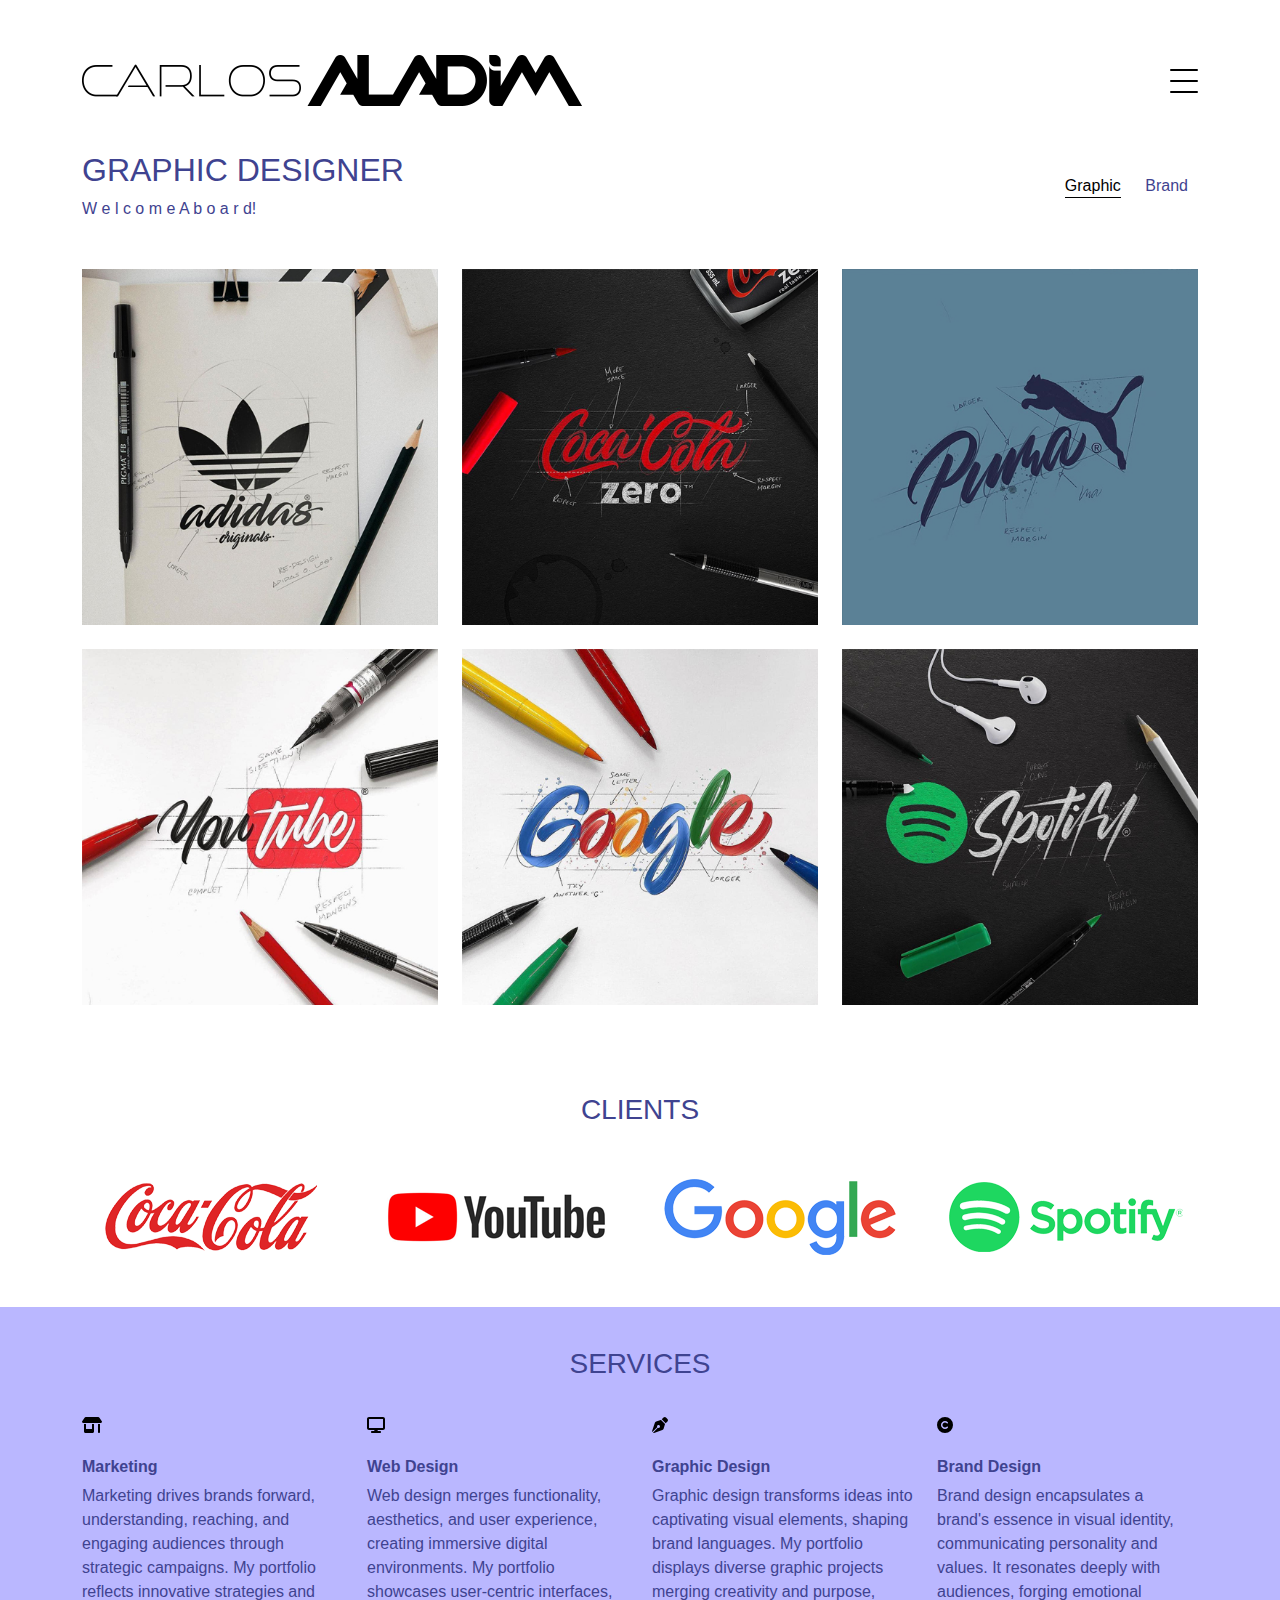
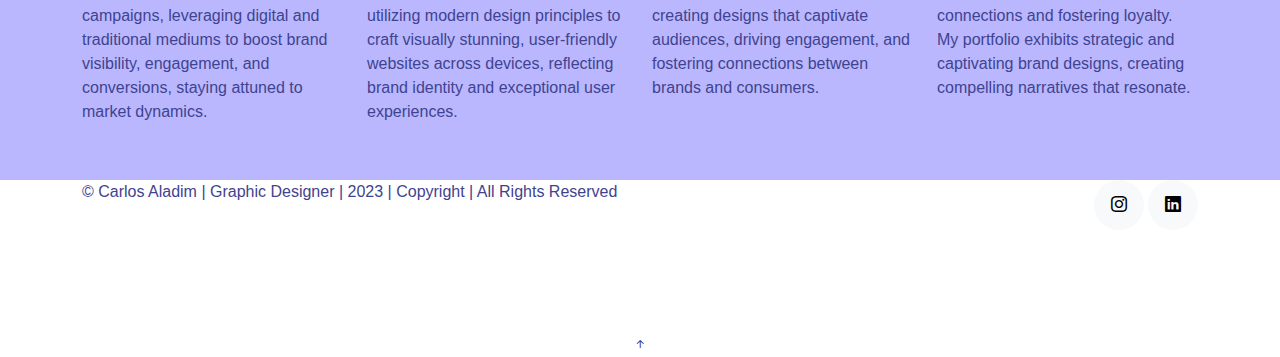
<file: index.html>
<!DOCTYPE html>
<html lang="en">

<head>
  <meta charset="utf-8">
  <meta content="width=device-width, initial-scale=1.0" name="viewport">

  <title>Carlos Aladim Portfolio</title>
  <meta content="" name="description">
  <meta content="" name="keywords">

  <!-- Google Fonts -->
  <link href="https://fonts.googleapis.com/css?family=https://fonts.googleapis.com/css?family=Inconsolata:400,500,600,700|Raleway:400,400i,500,500i,600,600i,700,700i" rel="stylesheet">

  <!-- Vendor CSS Files -->
  <link href="assets/vendor/aos/aos.css" rel="stylesheet">
  <link href="assets/vendor/bootstrap/css/bootstrap.min.css" rel="stylesheet">
  <link href="assets/vendor/bootstrap-icons/bootstrap-icons.css" rel="stylesheet">
  <link href="assets/vendor/swiper/swiper-bundle.min.css" rel="stylesheet">

  <!-- Template Main CSS File -->
  <link href="assets/css/style.css" rel="stylesheet">

</head>

<body>

  <!-- ======= Navbar ======= -->
  <div class="collapse navbar-collapse custom-navmenu" id="main-navbar">
    <div class="container py-2 py-md-5">
      <div class="row align-items-start">
        <div class="col-md-2">
          <ul class="custom-menu">
            <li class="active"><a href="index.html">Home</a></li>
            <li><a href="about.html">About Me</a></li>
            <li><a href="contact.html">Contact</a></li>
          </ul>
        </div>
        <div class="col-md-6 d-none d-md-block  mr-auto">
        </div>
        <div class="col-md-4 d-none d-md-block">
          <h3>Greetings, creative people!</h3>
          <p>Check it out my portfolio.<br> </p>
        </div>
      </div>

    </div>
  </div>

  <nav class="navbar navbar-light custom-navbar">
    <div class="container">
      <a class="navbar-brand" href="index.html"> <img class="img-fluid" src="assets/img/logo-carlos-aladim.png"> </a>
      
      <a href="#" class="burger" data-bs-toggle="collapse" data-bs-target="#main-navbar">
        <span></span>
      </a>
    </div>
  </nav>

  <main id="main">

    <!-- ======= Works Section ======= -->
    <section class="section site-portfolio">
      <div class="container">
        <div class="row mb-5 align-items-center">
          <div class="col-md-12 col-lg-6 mb-4 mb-lg-0" data-aos="fade-up">
            <h2>GRAPHIC DESIGNER</h2>
            <p class="mb-0">W e l c o m e A b o a r d!</p>
          </div>
          <div class="col-md-12 col-lg-6 text-start text-lg-end" data-aos="fade-up" data-aos-delay="100">
            <div id="filters" class="filters">
              <a href="#" data-filter="*" class="active">Graphic</a>
              <a href="#" data-filter=".web">Brand</a>
            </div>
          </div>
        </div>

        
        <div id="portfolio-grid" class="row no-gutter" data-aos="fade-up" data-aos-delay="200">
          <div class="item web col-sm-6 col-md-4 col-lg-4 mb-4">
            <a href="https://www.adidas.com/s/adidas-US" target="_blank" class="item-wrap fancybox">
              <div class="work-info">
                <h3>ADIDDAS</h3>
                <span>Design</span>
              </div>
              <img class="img-fluid" src="assets/img/adiddas.jpg">
            </a>
          </div>

          
          <div class="item web col-sm-6 col-md-4 col-lg-4 mb-4">
            <a href="https://www.coca-colacompany.com/" target="_blank" class="item-wrap fancybox">
              <div class="work-info">
                <h3>COCA-COLA</h3>
                <span>Design</span>
              </div>
              <img class="img-fluid" src="assets/img/coca-cola.jpg">
            </a>
          </div>

          
          <div class="item web col-sm-6 col-md-4 col-lg-4 mb-4">
            <a href="https://eu.puma.com/" target="_blank" class="item-wrap fancybox">
              <div class="work-info">
                <h3>PUMA</h3>
                <span>Design</span>
              </div>
              <img class="img-fluid" src="assets/img/puma.jpg">
            </a>
          </div>

   <div class="item web col-sm-6 col-md-4 col-lg-4 mb-4">
        <a href="https://www.youtube.com/" target="_blank" class="item-wrap fancybox">
          <div class="work-info">
            <h3>YOUTUBE</h3>
            <span>Branding</span>
          </div>
          <img class="img-fluid" src="assets/img/youtube.jpg">
        </a>
      </div>

      <div class="item web col-sm-6 col-md-4 col-lg-4 mb-4">
        <a href="https://www.google.com/" target="_blank" class="item-wrap fancybox">
          <div class="work-info">
            <h3>GOOGLE</h3>
            <span>Branding</span>
          </div>
          <img class="img-fluid" src="assets/img/google.jpg">
        </a>
      </div>

      <div class="item web col-sm-6 col-md-4 col-lg-4 mb-4">
        <a href="https://open.spotify.com/?" target="_blank" class="item-wrap fancybox">
          <div class="work-info">
            <h3>SPOTIFY</h3>
            <span>Branding</span>
          </div>
          <img class="img-fluid" src="assets/img/spotify.jpg">
        </a>
      </div>
    </div>
  </div>
</section>


          
    </section><!-- End  Works Section -->

    <!-- ======= Clients Section ======= -->
    <section class="section">
      <div class="container">
        <div class="row justify-content-center text-center mb-4">
          <div class="col-5">
            <h3 class="h3 heading">CLIENTS</h3>
          </div>
        </div>
        <div class="row">
          <div class="col-4 col-sm-3 col-md-3">
            <a href="#" class="client-logo"><img src="assets/img/ag.png" alt="Image" class="img-fluid"></a>
          </div>
          <div class="col-4 col-sm-3 col-md-3">
            <a href="#" class="client-logo"><img src="assets/img/ag1.png" alt="Image" class="img-fluid"></a>
          </div>
          <div class="col-4 col-sm-3 col-md-3">
            <a href="#" class="client-logo"><img src="assets/img/ag2.png" alt="Image" class="img-fluid"></a>
          </div>
          <div class="col-4 col-sm-3 col-md-3">
            <a href="#" class="client-logo"><img src="assets/img/ag3.png" alt="Image" class="img-fluid"></a>
          </div>
        </div>
      </div>
    </section><!-- End Clients Section -->

    <!-- ======= Services Section ======= -->
    <section class="section services">
      <div class="container">
        <div class="row justify-content-center text-center mb-4">
          <div class="col-5">
            <h3 class="h3 heading">SERVICES</h3>
          </div>
        </div>
        <div class="row">

          <div class="col-12 col-sm-6 col-md-6 col-lg-3">
            <svg xmlns="http://www.w3.org/2000/svg" height="16" width="20" viewBox="0 0 640 512"><!--!Font Awesome Free 6.5.1 by @fontawesome - https://fontawesome.com License - https://fontawesome.com/license/free Copyright 2023 Fonticons, Inc.--><path d="M36.8 192H603.2c20.3 0 36.8-16.5 36.8-36.8c0-7.3-2.2-14.4-6.2-20.4L558.2 21.4C549.3 8 534.4 0 518.3 0H121.7c-16 0-31 8-39.9 21.4L6.2 134.7c-4 6.1-6.2 13.2-6.2 20.4C0 175.5 16.5 192 36.8 192zM64 224V384v80c0 26.5 21.5 48 48 48H336c26.5 0 48-21.5 48-48V384 224H320V384H128V224H64zm448 0V480c0 17.7 14.3 32 32 32s32-14.3 32-32V224H512z"/></svg>
            <h4 class="h4 mb-2"><Strong>Marketing</Strong></h4>
            <p>Marketing drives brands forward, understanding, reaching, and engaging audiences through strategic campaigns. My portfolio reflects innovative strategies and campaigns, leveraging digital and traditional mediums to boost brand visibility, engagement, and conversions, staying attuned to market dynamics.</p>
          </div>
          <div class="col-12 col-sm-6 col-md-6 col-lg-3">
            <svg xmlns="http://www.w3.org/2000/svg" height="16" width="18" viewBox="0 0 576 512"><!--!Font Awesome Free 6.5.1 by @fontawesome - https://fontawesome.com License - https://fontawesome.com/license/free Copyright 2023 Fonticons, Inc.--><path d="M64 0C28.7 0 0 28.7 0 64V352c0 35.3 28.7 64 64 64H240l-10.7 32H160c-17.7 0-32 14.3-32 32s14.3 32 32 32H416c17.7 0 32-14.3 32-32s-14.3-32-32-32H346.7L336 416H512c35.3 0 64-28.7 64-64V64c0-35.3-28.7-64-64-64H64zM512 64V352H64V64H512z"/></svg>
            <h4 class="h4 mb-2"><strong>Web Design</strong></h4>
            <p>Web design merges functionality, aesthetics, and user experience, creating immersive digital environments. My portfolio showcases user-centric interfaces, utilizing modern design principles to craft visually stunning, user-friendly websites across devices, reflecting brand identity and exceptional user experiences.</p>
          </div>
          <div class="col-12 col-sm-6 col-md-6 col-lg-3">
            <svg xmlns="http://www.w3.org/2000/svg" height="16" width="16" viewBox="0 0 512 512"><!--!Font Awesome Free 6.5.1 by @fontawesome - https://fontawesome.com License - https://fontawesome.com/license/free Copyright 2023 Fonticons, Inc.--><path d="M368.4 18.3L312.7 74.1 437.9 199.3l55.7-55.7c21.9-21.9 21.9-57.3 0-79.2L447.6 18.3c-21.9-21.9-57.3-21.9-79.2 0zM288 94.6l-9.2 2.8L134.7 140.6c-19.9 6-35.7 21.2-42.3 41L3.8 445.8c-3.8 11.3-1 23.9 7.3 32.4L164.7 324.7c-3-6.3-4.7-13.3-4.7-20.7c0-26.5 21.5-48 48-48s48 21.5 48 48s-21.5 48-48 48c-7.4 0-14.4-1.7-20.7-4.7L33.7 500.9c8.6 8.3 21.1 11.2 32.4 7.3l264.3-88.6c19.7-6.6 35-22.4 41-42.3l43.2-144.1 2.8-9.2L288 94.6z"/></svg>
            <h4 class="h4 mb-2"><strong>Graphic Design</strong></h4>
            <p>Graphic design transforms ideas into captivating visual elements, shaping brand languages. My portfolio displays diverse graphic projects merging creativity and purpose, creating designs that captivate audiences, driving engagement, and fostering connections between brands and consumers.</p>
          </div>
          <div class="col-12 col-sm-6 col-md-6 col-lg-3">
          <svg xmlns="http://www.w3.org/2000/svg" height="16" width="16" viewBox="0 0 512 512"><!--!Font Awesome Free 6.5.1 by @fontawesome - https://fontawesome.com License - https://fontawesome.com/license/free Copyright 2023 Fonticons, Inc.--><path d="M256 512A256 256 0 1 0 256 0a256 256 0 1 0 0 512zM199.4 312.6c31.2 31.2 81.9 31.2 113.1 0c9.4-9.4 24.6-9.4 33.9 0s9.4 24.6 0 33.9c-50 50-131 50-181 0s-50-131 0-181s131-50 181 0c9.4 9.4 9.4 24.6 0 33.9s-24.6 9.4-33.9 0c-31.2-31.2-81.9-31.2-113.1 0s-31.2 81.9 0 113.1z"/></svg>
            <h4 class="h4 mb-2"><Strong>Brand Design</Strong></h4>
            <p>Brand design encapsulates a brand's essence in visual identity, communicating personality and values. It resonates deeply with audiences, forging emotional connections and fostering loyalty. My portfolio exhibits strategic and captivating brand designs, creating compelling narratives that resonate.</p>
          </div>
        </div>
      </div>
    </section><!-- End Services Section -->

  </main><!-- End #main -->

  <!-- ======= Footer ======= -->
  <footer class="footer" role="contentinfo">
    <div class="container">
      <div class="row">
        <div class="col-sm-6">
          <p class="mb-1">&copy; Carlos Aladim | Graphic Designer | 2023 | Copyright | All Rights Reserved</p>
          <div class="credits">
          </div>
        </div>
        <div class="col-sm-6 social text-md-end">
          <a href="https://www.instagram.com/carlosaladim.design/"><span target="_blank" class="bi bi-instagram"></span></a>
          <a href="https://www.linkedin.com/in/carlos-aladim/"><span target="_blank" class="bi bi-linkedin"></span></a>
        </div>
      </div>
    </div>
  </footer>

  <a href="#" class="back-to-top d-flex align-items-center justify-content-center"><i class="bi bi-arrow-up-short"></i></a>

  <!-- Vendor JS Files -->
  <script src="assets/vendor/aos/aos.js"></script>
  <script src="assets/vendor/bootstrap/js/bootstrap.bundle.min.js"></script>
  <script src="assets/vendor/isotope-layout/isotope.pkgd.min.js"></script>
  <script src="assets/vendor/swiper/swiper-bundle.min.js"></script>

  <!-- Template Main JS File -->
  <script src="assets/js/main.js"></script>

</body>

</html>
</file>
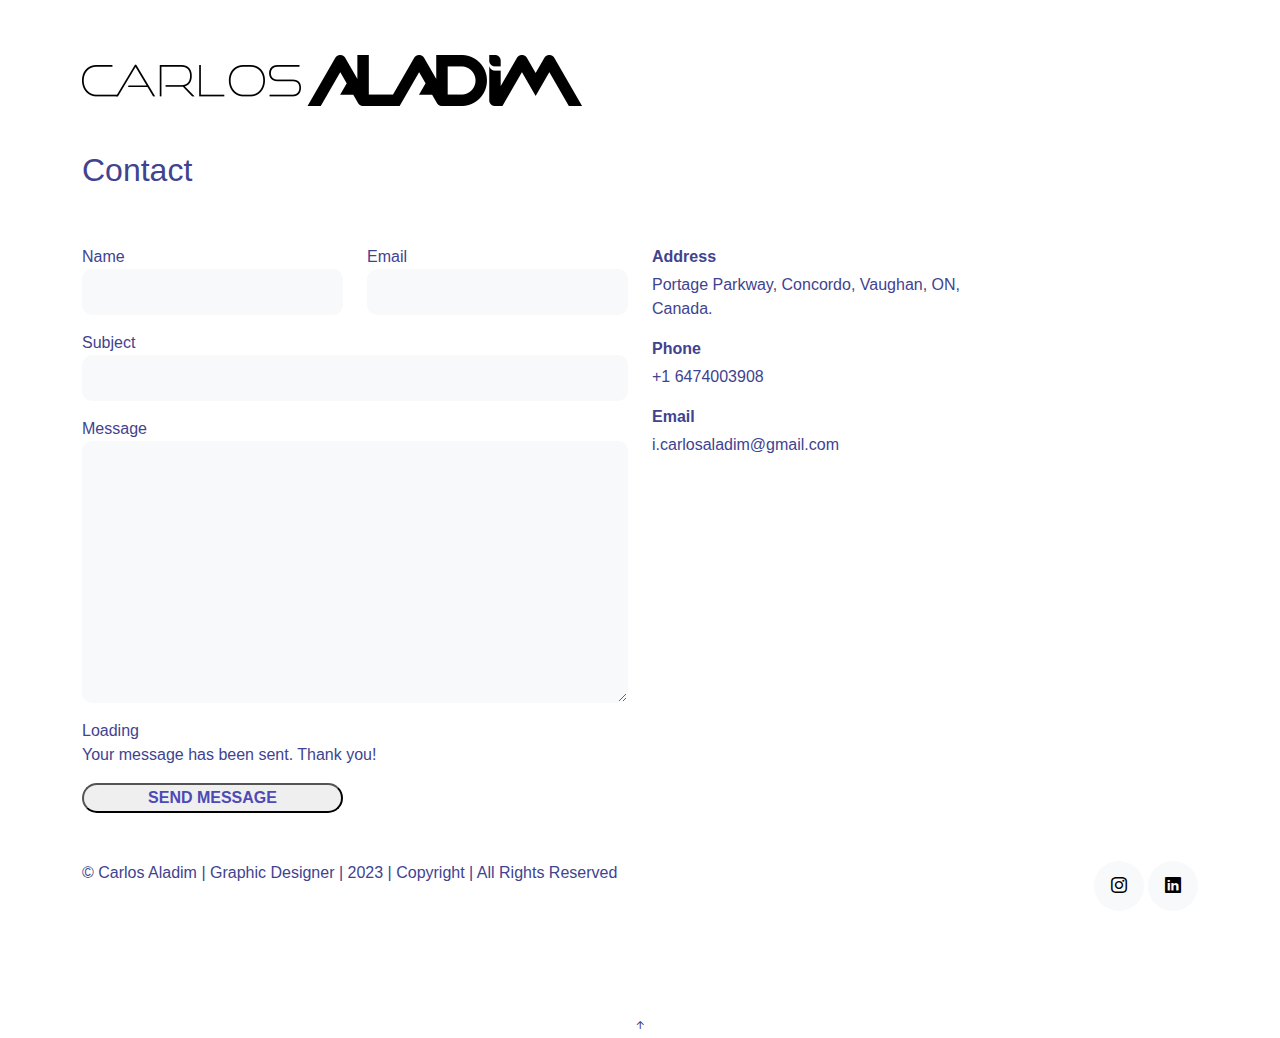
<file: contact.html>
<!DOCTYPE html>
<html lang="en">

<head>
  <meta charset="utf-8">
  <meta content="width=device-width, initial-scale=1.0" name="viewport">

  <title>Carlos Aladim Portfolio</title>
  <meta content="" name="description">
  <meta content="" name="keywords">

  <!-- Favicons -->
  <link href="assets/img/favicon.png" rel="icon">
  <link href="assets/img/apple-touch-icon.png" rel="apple-touch-icon">

  <!-- Google Fonts -->
  <link href="https://fonts.googleapis.com/css?family=https://fonts.googleapis.com/css?family=Inconsolata:400,500,600,700|Raleway:400,400i,500,500i,600,600i,700,700i" rel="stylesheet">

  <!-- Vendor CSS Files -->
  <link href="assets/vendor/aos/aos.css" rel="stylesheet">
  <link href="assets/vendor/bootstrap/css/bootstrap.min.css" rel="stylesheet">
  <link href="assets/vendor/bootstrap-icons/bootstrap-icons.css" rel="stylesheet">
  <link href="assets/vendor/swiper/swiper-bundle.min.css" rel="stylesheet">

  <!-- Template Main CSS File -->
  <link href="assets/css/style.css" rel="stylesheet">

</head>


<body>

  <!-- ======= Navbar ======= -->
  <div class="collapse navbar-collapse custom-navmenu" id="main-navbar">
    <div class="container py-2 py-md-5">
      <div class="row align-items-start">
        <div class="col-md-2">
          <ul class="custom-menu">
            <li class="active"><a href="index.html">Home</a></li>
            <li><a href="about.html">About Me</a></li>
            <li><a href="contact.html">Contact</a></li>
          </ul>
        </div>
        <div class="col-md-6 d-none d-md-block  mr-auto">
        </div>
        <div class="col-md-4 d-none d-md-block">
          <h3>Contact Me</h3>
          <p>My name is Carlos Aladim, a professional Designer located in Vaughan, Canada.<br> 
          <a href="mailto:i.carlosaladim@gmail.com">i.carlosaladim@gmail.com</a></p>          
        </div>
      </div>

    </div>
  </div>

  <nav class="navbar navbar-light custom-navbar">
    <div class="container">
      <a class="navbar-brand" href="index.html"> <img class="img-fluid" src="assets/img/logo-carlos-aladim.png"> </a
      <a href="#" class="burger" data-bs-toggle="collapse" data-bs-target="#main-navbar">
        <span></span>
      </a>
    </div>
  </nav>

  <main id="main">

    <section class="section pb-5">
      <div class="container">

        <div class="row mb-5 align-items-end">
          <div class="col-md-6" data-aos="fade-up">
            <h2>Contact</h2>
          </div>

        </div>

        <div class="row">
          <div class="col-md-6 mb-5 mb-md-0" data-aos="fade-up">

            <form action="" method="post" role="form" class="">

              <div class="row gy-3">
                <div class="col-md-6 form-group">
                  <label for="name">Name</label>
                  <input type="text" name="name" class="form-control" id="name" required>
                </div>
                <div class="col-md-6 form-group">
                  <label for="name">Email</label>
                  <input type="email" class="form-control" name="email" id="email" required>
                </div>
                <div class="col-md-12 form-group">
                  <label for="name">Subject</label>
                  <input type="text" class="form-control" name="subject" id="subject" required>
                </div>
                <div class="col-md-12 form-group">
                  <label for="name">Message</label>
                  <textarea class="form-control" name="message" cols="30" rows="10" required></textarea>
                </div>

                <div class="col-md-12 my-3">
                  <div class="loading">Loading</div>
                  <div class="error-message"></div>
                  <div class="sent-message">Your message has been sent. Thank you!</div>
                </div>

                <div class="col-md-6 mt-0 form-group">
                  <input type="submit" class="readmore d-block w-100" value="Send Message">
                </div>
              </div>

            </form>

          </div>

          <div class="col-md-4 ml-auto order-2" data-aos="fade-up">
            <ul class="list-unstyled">
              <li class="mb-3">
                <strong class="d-block mb-1">Address</strong>
                <span>Portage Parkway, Concordo, Vaughan, ON, Canada.</span>
              </li>
              <li class="mb-3">
                <strong class="d-block mb-1">Phone</strong>
                <span>+1 6474003908</span>
              </li>
              <li class="mb-3">
                <strong class="d-block mb-1">Email</strong>
                <span>i.carlosaladim@gmail.com</span>
              </li>
            </ul>
          </div>

        </div>

      </div>

    </section>

  </main><!-- End #main -->

  <!-- ======= Footer ======= -->
  <footer class="footer" role="contentinfo">
    <div class="container">
      <div class="row">
        <div class="col-sm-6">
          <p class="mb-1">&copy; Carlos Aladim | Graphic Designer | 2023 | Copyright | All Rights Reserved</p>
          <div class="credits">

          </div>
        </div>
        <div class="col-sm-6 social text-md-end">
          <a href="https://www.instagram.com/carlosaladim.design/"><span target="_blank" class="bi bi-instagram"></span></a>
          <a href="https://www.linkedin.com/in/carlos-aladim/"><span target="_blank" class="bi bi-linkedin"></span></a>
        </div>
      </div>
    </div>
  </footer>

  <a href="#" class="back-to-top d-flex align-items-center justify-content-center"><i class="bi bi-arrow-up-short"></i></a>

  <!-- Vendor JS Files -->
  <script src="assets/vendor/aos/aos.js"></script>
  <script src="assets/vendor/bootstrap/js/bootstrap.bundle.min.js"></script>
  <script src="assets/vendor/isotope-layout/isotope.pkgd.min.js"></script>
  <script src="assets/vendor/swiper/swiper-bundle.min.js"></script>

  <!-- Template Main JS File -->
  <script src="assets/js/main.js"></script>

</body>

</html>
</file>
<file: assets/css/style.css>
body {
  font-family: Verdana, Arial, Helvetica, sans-serif;
  color: #3f4390;
}

a {
  color: #3f4390;
  text-decoration: none;
}

a:hover {
  color: #3f4390;
}

h1,
h2,
h3,
h4,
h5,
h6,
.font-heading {
  font-family: Verdana, Arial, Helvetica, sans-serif;
  color: #3f4390;
}

.section {
  padding: 2rem 0;
}

.filters a {
  text-decoration: none;
  color: #3f4390;
  display: inline-block;
  padding-left: 10px;
  padding-right: 10px;
  position: relative;
}

.filters a:hover,
.filters a:focus,
.filters a:active {
  text-decoration: none;
}

.filters a:hover:before {
  content: "";
  position: absolute;
  left: 10px;
  right: 10px;
  bottom: 0;
  height: 1px;
  background-color: #b3affa;
}

.filters a.active {
  color: #000;
}

.filters a.active:before {
  content: "";
  position: absolute;
  left: 10px;
  right: 10px;
  bottom: 0;
  height: 1px;
  background-color: #000;
}

.item {
  border: none;
  margin-bottom: 30px;
}

.item .item-wrap {
  display: line;
  position: relative;
  overflow: hidden;
}

.item .item-wrap:after {
  z-index: 2;
  position: absolute;
  content: "";
  top: 0;
  left: 0;
  right: 0;
  bottom: 0;
  background: rgba(0, 0, 0, 0.4);
  visibility: hidden;
  opacity: 0;
  transition: 0.3s all ease-in-out;
}

.item .item-wrap img {
  transition: 0.3s transform ease;
  transform: scale(1);
}

.item .item-wrap>.work-info {
  position: absolute;
  top: 50%;
  width: 100%;
  text-align: center;
  z-index: 3;
  transform: translateY(-50%);
  color: #fff;
  opacity: 0;
  visibility: hidden;
  margin-top: 20px;
  transition: 0.3s all ease;
}

.item .item-wrap>.work-info h3 {
  font-size: 20px;
  margin-bottom: 0;
}

.item .item-wrap>.work-info span {
  font-size: 14px;
  text-transform: uppercase;
  letter-spacing: 0.2rem;
}

.item .item-wrap:hover {
  text-decoration: none;
}

.item .item-wrap:hover img {
  transform: scale(1.05);
}

.item .item-wrap:hover:after {
  opacity: 1;
  visibility: visible;
}

.item .item-wrap:hover .work-info {
  margin-top: 0px;
  opacity: 1;
  visibility: visible;
}

.testimonial-wrap {
  padding: 50px 50px 80px50 px;
  background: #eceff2;
}

.testimonial-wrap .testimonial {
  text-align: center;
  max-width: 500px;
  margin: 0auto;
}

.testimonial-wrap .testimonial img {
  border-radius: 50%;
  width: 120px;
  margin: 0 auto 30px auto;
}

.testimonial-wrap .testimonial blockquote p {
  font-size: 20px;
}

.h3 {
  font-size: 20px;
}

.h4 {
  font-size: 16px;
}

.heading {
  font-size: 28px;
}

.readmore {
  display: inline-block;
  border: 1 px solid #000;
  border-radius: 50px;
  padding: 10 px 15px;
  font-size: 12 px;
  text-transform: uppercase;
  color: #4e49b5;
  transition: 0.2s all ease;
  font-weight: 700;
}

.readmore:active,
.readmore:focus,
.readmore:hover {
  outline: none;
}

.readmore:hover {
  color: #7d78f2;
  text-decoration: none;
  background: #000;
}

.testimonials-slider .swiper-pagination {
  margin-top: -60px;
  position: relative;
}

.testimonials-slider .swiper-pagination .swiper-pagination-bullet {
  width: 12px;
  height: 12px;
  background-color: rgba(13, 30, 45, 0.3);
  opacity: 1;
}

.testimonials-slider .swiper-pagination .swiper-pagination-bullet-active {
  background-color: rgba(13, 30, 45, 0.6);
}

.sticky-content {
  position: sticky;
  position: -webkit-sticky;
  top: 0;
  /* required */
}

.list-line li {
  margin-bottom: 10px;
  position: relative;
  padding-left: 30px;
}

.list-line li:before {
  content: "";
  position: absolute;
  left: 0;
  top: 0.7rem;
  width: 10px;
  height: 2px;
  background: #000;
}

.form-control {
  border-radius: 10px;
  background: #f8f9fa;
  border: 1px solid transparent;
  padding-top: 10px !important;
  padding-bottom: 10px !important;
}

.form-control:active,
.form-control:focus {
  background: #eff1f4;
  outline: none;
  box-shadow: none;
  border: 1px solid transparent;
}

.custom-progress {
  height: 7px;
  border-radius: 10px;
}

.custom-progress .progress-bar {
  background: #000;
}








/* Services Section */
.services {
  background-color: #bab7ff;
  padding-top: 40px;
  padding-bottom: 40px;
  padding-right: 40px;
  padding-left: 40px;

}

.services i {
  font-size: 40px;
}

.services h4 {
  padding-top: 20px;
}






/* Contact Form */
.php-email-form .error-message {
  display: none;
  color: #fff;
  background: #ed3c0d;
  text-align: left;
  padding: 15px;
  font-weight: 600;
}

.php-email-form .error-message br+br {
  margin-top: 25px;
}

.php-email-form .sent-message {
  display: none;
  color: #fff;
  background: #18d26e;
  text-align: center;
  padding: 15px;
  font-weight: 600;
}

.php-email-form .loading {
  display: none;
  background: #fff;
  text-align: center;
  padding: 15px;
}

.php-email-form .loading:before {
  content: "";
  display: inline-block;
  border-radius: 50%;
  width: 24px;
  height: 24px;
  margin: 0 10px -6px 0;
  border: 3px solid #18d26e;
  border-top-color: #eee;
  animation: animate-loading 1s linear infinite;
}

@keyframes animate-loading {
  0% {
    transform: rotate(0deg);
  }

  100% {
    transform: rotate(360deg);
  }
}

/*--------------------------------------------------------------
# Header
--------------------------------------------------------------*/
/* Custom Navmenu */
.custom-navmenu {
  background: #0d1e2d;
}

.custom-navmenu .custom-menu,
.custom-navmenu .custom-menu li {
  padding: 0;
  margin: 0;
  list-style: none;
}

.custom-navmenu .custom-menu li {
  margin-bottom: 0;
  font-size: 20px;
}

.custom-navmenu .custom-menu li a {
  color: #fff;
  padding: 10px 0 !important;
}

.custom-navmenu .custom-menu li a:hover {
  text-decoration: none;
}

.custom-navmenu .custom-menu li.active a {
  text-decoration: underline;
}

.custom-navmenu h3 {
  font-size: 20px;
  color: #fff;
}

.custom-navmenu p {
  color: rgba(255, 255, 255, 0.6);
}

.custom-navmenu a {
  color: rgba(255, 255, 255, 0.7);
}

.custom-navmenu a:hover {
  color: #fff;
}

/* Custom Navbar */
.custom-navbar {
  padding-top: 50px;
  width: 100%;
}

@media (max-width: 780px) {
  .custom-navbar>.container {
    padding-right: 0;
    padding-left: 0;
  }
}

.custom-navbar .navbar-brand {
  font-size: 1.7rem;
}

/* Burger */
.burger {
  width: 28px;
  height: 32px;
  cursor: pointer;
  position: relative;
}

.burger:before,
.burger span,
.burger:after {
  width: 100%;
  height: 2px;
  display: block;
  background: #000;
  border-radius: 2px;
  position: absolute;
  opacity: 1;
}

.burger:before,
.burger:after {
  transition: top 0.35s cubic-bezier(0.23, 1, 0.32, 1), transform 0.35s cubic-bezier(0.23, 1, 0.32, 1), opacity 0.35s cubic-bezier(0.23, 1, 0.32, 1), background-color 1.15s cubic-bezier(0.86, 0, 0.07, 1);
  -webkit-transition: top 0.35s cubic-bezier(0.23, 1, 0.32, 1), -webkit-transform 0.35s cubic-bezier(0.23, 1, 0.32, 1), opacity 0.35s cubic-bezier(0.23, 1, 0.32, 1), background-color 1.15s cubic-bezier(0.86, 0, 0.07, 1);
  content: "";
}

.burger:before {
  top: 4px;
}

.burger span {
  top: 15px;
}

.burger:after {
  top: 26px;
}

/* Hover */
.burger:hover:before {
  top: 7px;
}

.burger:hover:after {
  top: 23px;
}

/* Click */
.burger.active span {
  opacity: 0;
}

.burger.active:before,
.burger.active:after {
  top: 40%;
}

.burger.active:before {
  transform: rotate(45deg);
}

.burger.active:after {
  transform: rotate(-45deg);
}

.burger:focus {
  outline: none;
}

/*--------------------------------------------------------------
# Footer
--------------------------------------------------------------*/
.footer {
  padding: 0 0 6rem 0;
}

.footer a {
  color: #ceccff;
}

.social a {
  display: inline-block;
  width: 50px;
  height: 50px;
  border-radius: 50%;
  background: #f8f9fa;
  position: relative;
  text-align: center;
  color: #7d78f2;
}

.social a span {
  display: inline-block;
  left: 50%;
  position: absolute;
  top: 50%;
  transform: translate(-50%, -50%);
  color: #000;
}

.social a:hover {
  color: #7d78f2;
}
</file>
